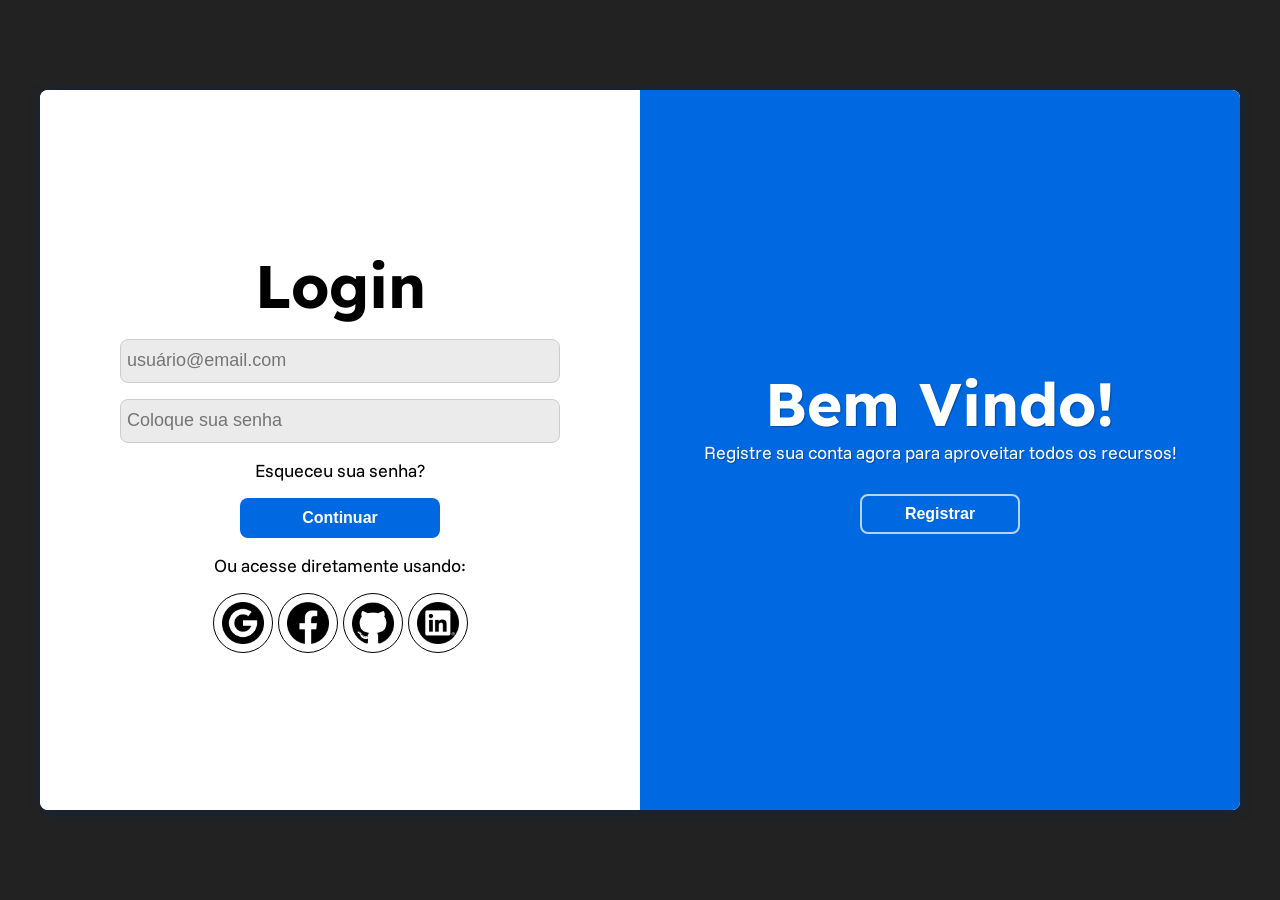
<file: index.html>
<!DOCTYPE html>
<html lang="pt-br">
<head>
    <meta charset="UTF-8">
    <meta name="viewport" content="width=device-width, initial-scale=1.0">
    <link rel="stylesheet" href="style.css">
    <link rel="shortcut icon" href="Imagens/favicon.ico" type="image/x-icon">
    <title>Login Page</title>
</head>
<body>
    <main>
        <div class="container">
            <form class="form-login" method="post" autocomplete="on">
                <h1>Login</h1>
                <input type="email" placeholder="usuário@email.com" required>
                <input type="password" placeholder="Coloque sua senha" autocomplete="current-password" required minlength="8" maxlength="20">
                <a href="#">Esqueceu sua senha?</a>
                <button type="submit">Continuar</button>
                <p>Ou acesse diretamente usando:</p>
                <div class="social-icons">
                    <a href="#" class="icon" id="icon-google">
                        <img src="Imagens/google-circle.png" alt="Google">
                    </a>
                    <a href="#" class="icon" id="icon-facebook">
                        <img src="Imagens/facebook.png" alt="Facebook">
                    </a>
                    <a href="#" class="icon" id="icon-github">
                        <img src="Imagens/github.png" alt="GitHub">
                    </a>
                    <a href="#" class="icon" id="icon-linkedin">
                        <img src="Imagens/linkedin-circle.png" alt="LinkedIn">
                    </a>
                </div>
            </form>
            <form class="form-register" method="post" autocomplete="on">
                <h1>Registrar</h1>
                <input type="text" placeholder="nome de usuário" required>
                <input type="email" placeholder="usuário@email.com" required>
                <input type="password" placeholder="crie uma senha segura"  autocomplete="current-password" required minlength="8" maxlength="20">
                <button type="submit">Continuar</button>
            </form>
            <div class="background-login">
                <h1>Bem Vindo!</h1>
                <p>Registre sua conta agora para aproveitar todos os recursos!</p>
                <button type="button">Registrar</button>
                <div class="tabs-mobile">
                    <div class="tab-bkg"></div>
                    <button class="tab-btn" onclick="selectTab(0)" >Entrar</button>
                    <button class="tab-btn" onclick="selectTab(1)" >Cadastrar</button>
                </div>
            </div>
        </div>
    </main>
    <script src="script.js"></script>
</body>
</html>
</file>
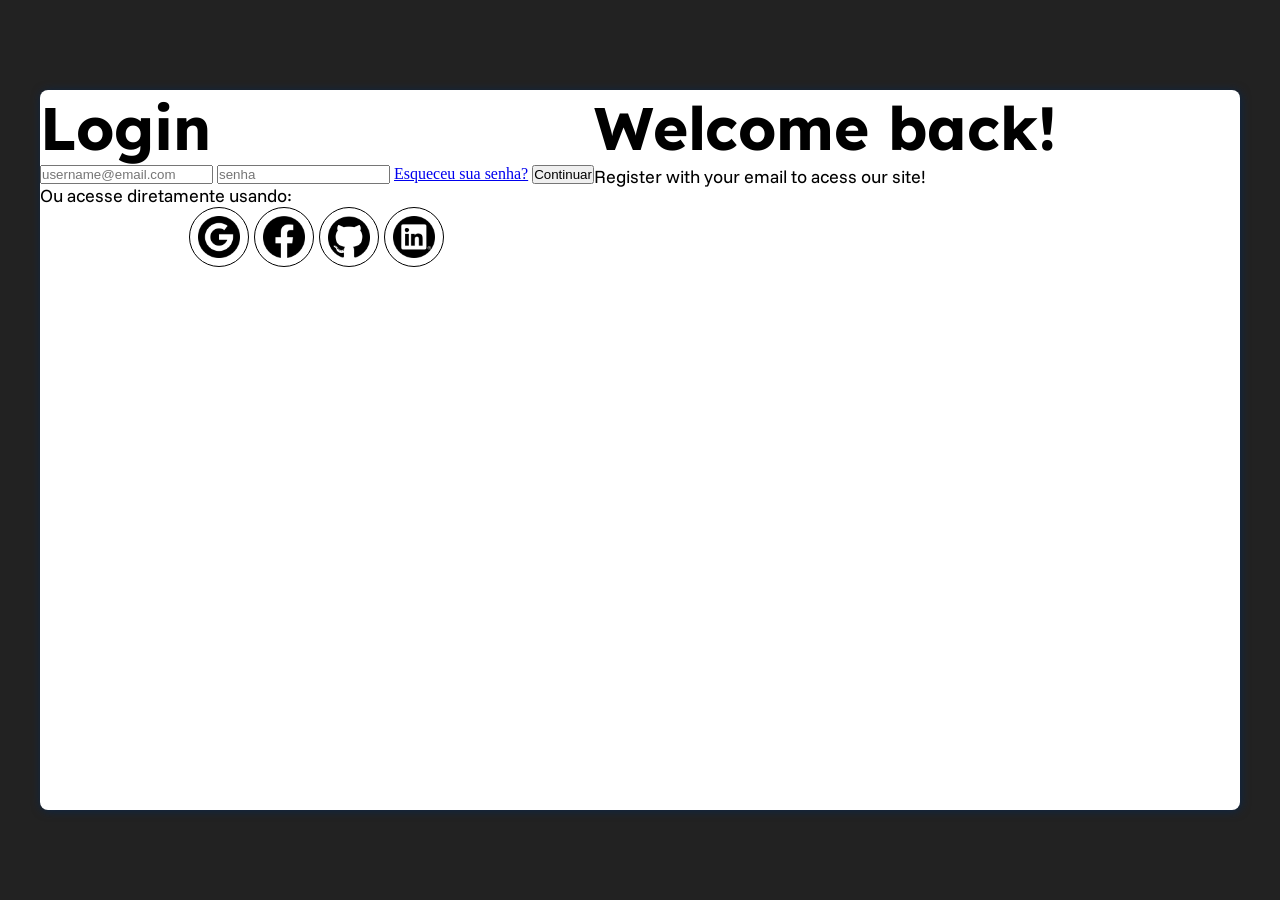
<file: login.html>
<!DOCTYPE html>
<html lang="pt-br">
<head>
    <meta charset="UTF-8">
    <meta name="viewport" content="width=device-width, initial-scale=1.0">
    <link rel="stylesheet" href="style.css">
    <link rel="shortcut icon" href="Imagens/favicon.ico" type="image/x-icon">
    <title>Login Page</title>
</head>
<body>
    <main>
        <div class="container">
            <form class="container-sgp" method="post" autocomplete="on">
                <h1>Login</h1>
                <input type="email" placeholder="username@email.com">
                <input type="password" placeholder="senha" autocomplete="current-password" required minlength="8">
                <a href="#">Esqueceu sua senha?</a>
                <button type="submit">Continuar</button>
                <p>Ou acesse diretamente usando:</p>
                <div class="social-icons">
                    <a href="#" class="icon"><img src="Imagens/google-circle.png" alt="google"></a>
                    <a href="#" class="icon"><img src="Imagens/facebook.png" alt="facebook"></a>
                    <a href="#" class="icon"><img src="Imagens/github.png" alt="github"></a>
                    <a href="#" class="icon"><img src="Imagens/linkedin-circle.png" alt=""></a>
                </div>
            </form>
            <div class="container-bgd">
                <h1>Welcome back!</h1>
                <p>Register with your email to acess our site!</p>
            </div>
        </div>
    </main>
</body>
</html>
</file>
<file: style.css>
@import url('https://fonts.googleapis.com/css2?family=Funnel+Sans:ital,wght@0,300..800;1,300..800&family=Lexend:wght@100..900&display=swap');

:root{
    /* Background Colors */
    --cor1: #0068E1;
    --cor2: #1B78F2;
    --cor3: #1D8FF2;
    --cor4: #1DA1F2;
    --cor5: #1BB5F2;

    /* Font Family*/
    --fonte-hg: "Funnel Sans", sans-serif;
    --fonte-hl: "Lexend", sans-serif;
    --fonte-pd: Arial, Helvetica, sans-serif;

    /* Social Icons*/
    --color-google: #ea4335;
    --color-facebook: #1877f2;
    --color-github: #3b3b3bc3;
    --color-linkedin: #167bb1;

    /*Other*/
    --click-btn: #014088;
}

* {
    box-sizing: border-box;
    padding: 0px;
    margin: 0px;
}

body{
    background-color:  rgb(34, 34, 34);
    height: 100dvh; 
    width: 100vw;
    overflow-x: hidden; 
}

main{
    position: relative;
    height: 100dvh;
    width: 100vw;
}

.container{
    position: absolute;
    top: 50%;
    left: 50%;
    transform: translate(-50%, -50%);
    width: min(1200px, 95vw);
    height: clamp(500px, 80dvh, 800px);
    display: flex;
    background-color: white;
    border-radius: 8px;
    box-shadow: 1px 1px 10px #03295ba8;
    transition: width 0.3s, height 0.3s;
    transition-timing-function: ease;
    overflow: hidden;
}

.container h1{
    font-size: 60px;
    font-family: var(--fonte-hl);
}

.container p{
    font-family: var(--fonte-hg);
    font-size: 18px;
}

.container.active .background-login {
    transform: translateX(-100%);
}

.container.active .form-register {
    opacity: 1;
}

.container.active .form-login {
    opacity: 0;
}

.form-login, .form-register{
    background-color: rgb(255, 255, 255);
    display: flex;
    flex-direction: column;
    justify-content: center;
    align-items: center;
    height: 100%;
    width: 50%;
    gap: 16px;
    padding: 0px 80px;
    border-radius: 6px 0px 0px 6px;
    transition: opacity 1s ease;
    flex-shrink: 0; 
    
}

.form-login p, 
.form-login a{ 
    font-family: var(--fonte-hg);
    font-size: 18px;
    text-decoration: none;
    color: black;
}

.form-login a:hover {
    text-decoration: underline;
}

.form-login input, .form-register input {
    width: 100%;
    height: 44px;
    border-radius: 8px;
    background-color: rgba(220, 220, 220, 0.573);
    font-size: 18px;
    padding: 6px;
    border: 1px solid #ccc;
}

.form-login button, .form-register button {
    height: 40px;
    width: 200px;
    border-radius: 8px;
    border: none;
    background-color: var(--cor1);
    color: white;
    font-size: 16px;
    font-weight: bold;
    transition: 0.3s ease;
}

.form-login button:hover, .form-register button:hover{
    background-color: var(--click-btn);
    cursor: pointer;
    transition: 0.3s ease;
}

.form-register {
    opacity: 0;
}

.background-login{
    position: absolute;
    background-color: var(--cor1);
    display: flex;
    flex-direction: column;
    align-items: center;
    justify-content: center;
    right: 0;
    height: 100%;
    width: 50%;
    border-radius: 0px 6px 6px 0px;
    transition: transform 0.5s ease;
}

.background-login h1,
.background-login p{ 
    color: white;
    text-shadow: 1px 1px 1px rgba(0, 0, 0, 0.28);
}

.background-login > button{
    height: 40px;
    width: 160px;
    margin-top: 30px;
    border: 2px solid rgba(255, 255, 255, 0.714);
    border-radius: 8px;
    background-color: var(--cor1);
    color: white;
    font-size: 16px;
    font-weight: bold;
    transition: 0.3s ease;
}

.background-login > button:hover{
    background-color: var(--click-btn);
    transition: 0.3s ease;
}

.social-icons{
    display: flex;
    align-items: center;
    justify-content: center;
    gap: 5px;
}

.icon{
    display: inline-flex;
    justify-content: center;
    align-items: center;
    border-radius: 50%;
    padding: 8px;
    cursor: pointer;
    border: 1px solid black;
    transition: transform 0.3s cubic-bezier(0.34, 1.56, 0.64, 1),
                box-shadow 0.3s ease,
                background 0.25s ease;
}

.icon img{
    width: 42px;
    height: 42px;
    display: block;
    transition: all 0.5s ease;
}

.icon:hover{
    transform: translateY(-6px) scale(1.1);
    box-shadow: 0 10px 24px rgba(0, 0, 0, 0.2);
    background: var(--icon-hover-bg, rgba(255, 255, 255, 0.18));
}

.icon:active{
    transform: translateY(-2px) scale(0.96);
    transition: transform 0.1s ease, box-shadow 0.1s ease;
}

.tabs-mobile{
    display: none;
}

#icon-google   { --icon-hover-bg: var(--color-google); }
#icon-facebook { --icon-hover-bg: var(--color-facebook); }
#icon-github   { --icon-hover-bg: var(--color-github); }
#icon-linkedin { --icon-hover-bg: var(--color-linkedin); }

@media (max-width: 1024px){
    .container {
        height: clamp(480px, 75dvh, 650px);
    }

    .container h1{ font-size: 40px; }
    .container p{ font-size: 16px; }
}

@media (max-width: 768px) {
    .container{
        height: clamp(460px, 80dvh, 560px);
    }

    .container h1{ font-size: 34px; }
    .container p { font-size: 16px; }
    .background-login p { 
        text-align: center;
        padding: 20px;
    }

    .form-login, .form-register{
        padding: 0px 40px;
    }

    .icon img {
        width: 38px;
        height: 38px;
    }

    .background-login > button {
        margin-top: 0px;
    }
}


@media (max-width: 480px) {
    .container{
        width: 90vw;
        height: 90dvh;
        flex-direction: column;
    }


    .background-login{
        position: relative;
        height: 40%;
        width: 100%;
        border-radius: 6px 6px 0 0;
        gap: 16px;
        transform: none !important; 
    }

    .background-login > button{
        display: none;
    }

    .form-login, .form-register{
        position: absolute;
        bottom: 0;
        width: 100%;
        height: 60%;
        padding: 0 30px;
        opacity: 0;
        pointer-events: none;
        transition: opacity 0.25s ease;
    }

    /* Classe controlada pelo JS */
    .form-login.visible, .form-register.visible{
        opacity: 1;
        pointer-events: all;
    }

    .container.active .form-login,
    .container.active .form-register {
        opacity: 0;
    }

    .container.active .form-login.visible,
    .container.active .form-register.visible {
        opacity: 1;
    }

    /* Tabs */
    .tabs-mobile{
        position: relative;
        display: flex;
        background: rgba(0, 0, 0, 0.1);
        border-radius: 12px;
        border: 1px solid rgba(255,255,255,0.4);
        padding: 4px;
        width: 220px;
    }

    .tab-btn{
        position: relative;
        flex: 1;
        padding: 10px;
        background: transparent;
        border: none;
        border-radius: 9px;
        font-size: 15px;
        font-weight: bold;
        cursor: pointer;
        color: white;
        transition: color 0.2s;
    }

    .tab-btn.active{
        color: white;
    }

    .tab-bkg{
        position: absolute;
        top: 4px;
        left: 4px;
        width: calc(50% - 4px);
        height: calc(100% - 8px);
        background: var(--cor2);
        border-radius: 9px;
        transition: transform 0.3s cubic-bezier(0.34, 1.2, 0.64, 1);
    }
}
</file>
